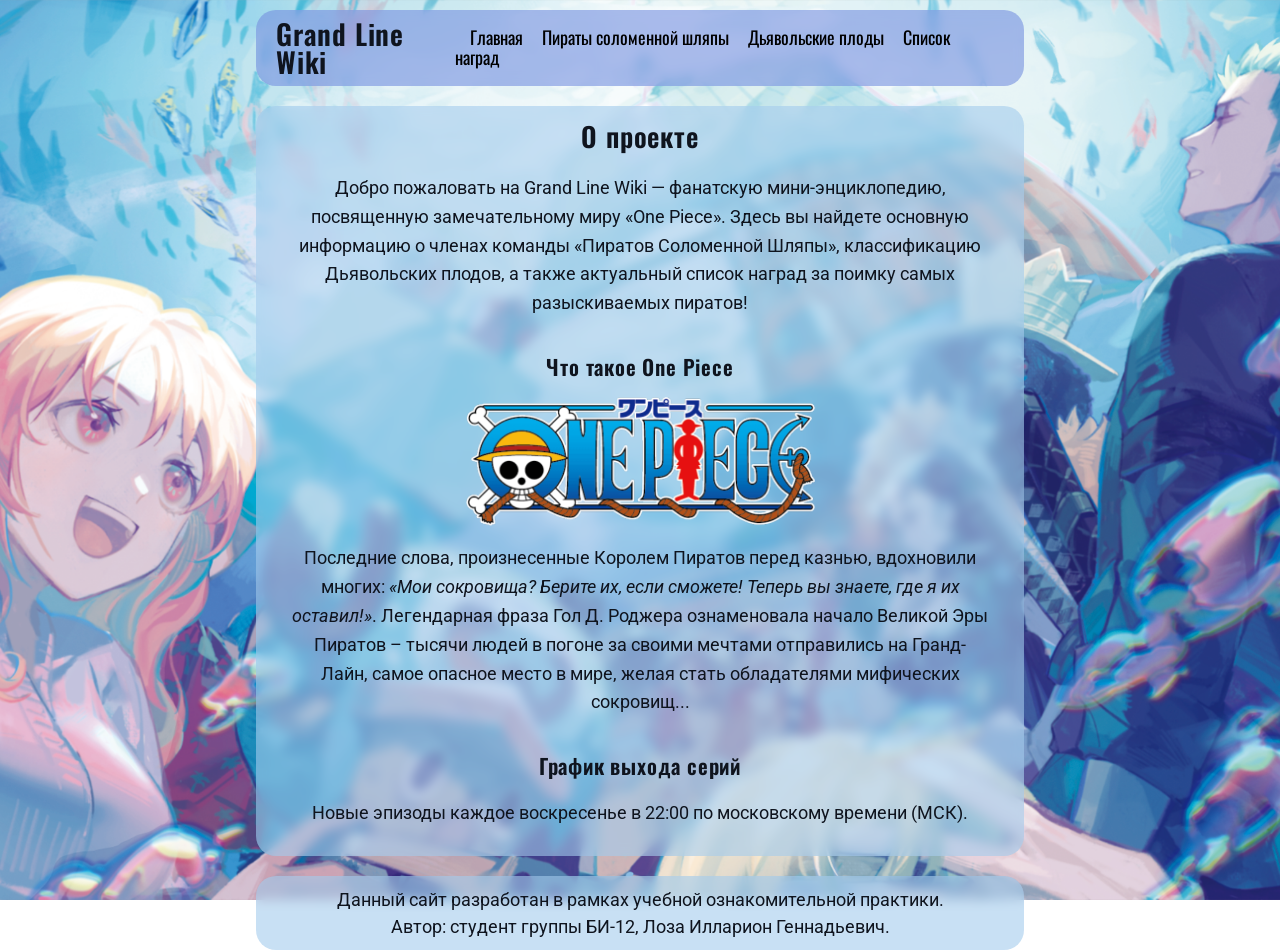
<file: index.html>
<!DOCTYPE html>
<html lang="ru">
<head>
    <meta charset="UTF-8">
    <title>Главная</title>
    <link rel="stylesheet" href="styles.css">
</head>
<body>
    <div class="container">
        <header>
            <h1>Grand Line Wiki</h1>
            <nav>
                <a href="index.html">Главная</a>
                <a href="mugiwara-crew.html">Пираты соломенной шляпы</a>
                <a href="devil-fruits.html">Дьявольские плоды</a>
                <a href="bounty-top.html">Список наград</a>
            </nav>
        </header>

        <main>
            <section class="about-project">
                <h2>О проекте</h2>
                <p>Добро пожаловать на Grand Line Wiki — фанатскую мини-энциклопедию, посвященную замечательному миру «One Piece». Здесь вы найдете основную информацию о членах команды «Пиратов Соломенной Шляпы», классификацию Дьявольских плодов, а также актуальный список наград за поимку самых разыскиваемых пиратов!</p>
            </section>   

            <section class="about-project">
                <h3>Что такое One Piece</h3>
                <img class="logo" src="images/logo_onepiece.png" alt="Логотип One Piece">
                <p>Последние слова, произнесенные Королем Пиратов перед казнью, вдохновили многих: <i>«Мои сокровища? Берите их, если сможете! Теперь вы знаете, где я их оставил!»</i>. Легендарная фраза Гол Д. Роджера ознаменовала начало Великой Эры Пиратов – тысячи людей в погоне за своими мечтами отправились на Гранд-Лайн, самое опасное место в мире, желая стать обладателями мифических сокровищ...</p>
            </section>   

            <section class="schedule">
                <h3>График выхода серий</h3>
                <p>Новые эпизоды каждое воскресенье в 22:00 по московскому времени (МСК).</p>
            </section>
        </main> 

        <footer>
            <p>Данный сайт разработан в рамках учебной ознакомительной практики.</p>
            <p>Автор: студент группы БИ-12, Лоза Илларион Геннадьевич.</p>
        </footer>
    </div>
</body>
</html>
</file>
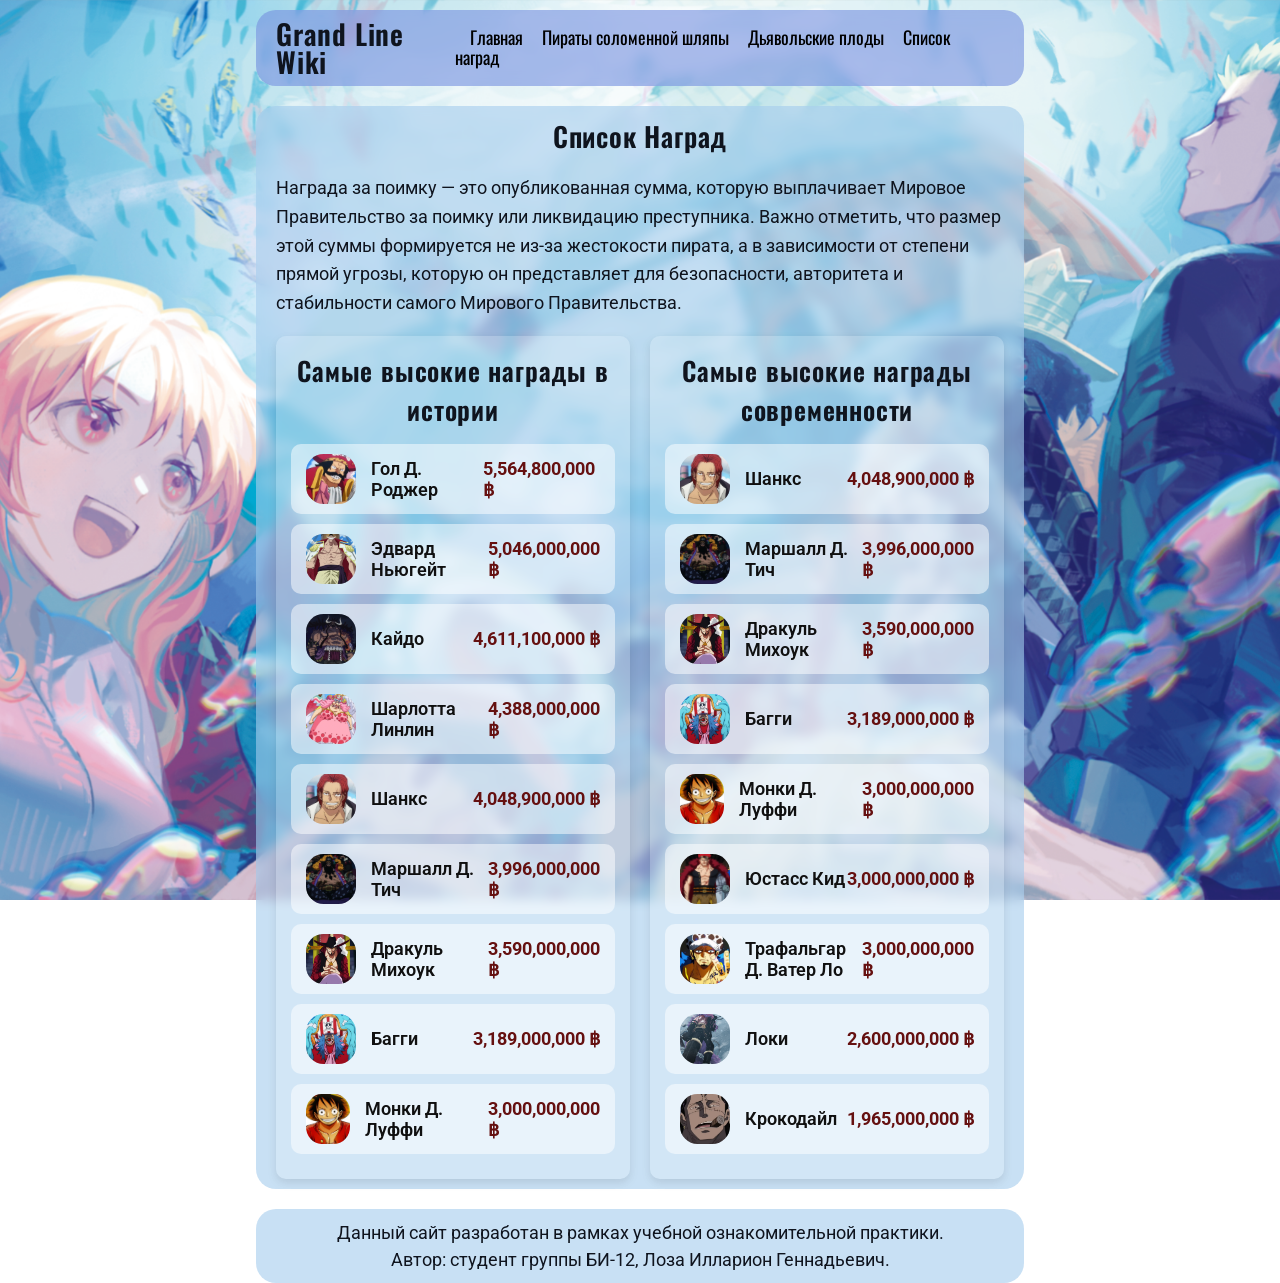
<file: bounty-top.html>
<!DOCTYPE html>
<html lang="ru">
<head>
    <meta charset="UTF-8">
    <title>Список наград</title>
    <link rel="stylesheet" href="styles.css">
</head>
<body>
    <div class="container">
        <header>
            <h1>Grand Line Wiki</h1>
            <nav>
                <a href="index.html">Главная</a>
                <a href="mugiwara-crew.html">Пираты соломенной шляпы</a>
                <a href="devil-fruits.html">Дьявольские плоды</a>
                <a href="bounty-top.html">Список наград</a>
            </nav>
        </header>

        <main>
            <h2>Список Наград</h2>
            <p>Награда за поимку — это опубликованная сумма, которую выплачивает Мировое Правительство за поимку или ликвидацию преступника. Важно отметить, что размер этой суммы формируется не из-за жестокости пирата, а в зависимости от степени прямой угрозы, которую он представляет для безопасности, авторитета и стабильности самого Мирового Правительства.</p>
            <div class="bounty-container"> 
                
                <div class="total-bounty">
                    <h3>Самые высокие награды в истории</h3>
                    <ol class="bounty-list">
                        <li class="bounty-item"><img src="images/roger.jpg" alt="Гол Д. Роджер"> <span class="name" >Гол Д. Роджер</span> <span class="money">5,564,800,000 ฿</span> </li>
                        <li class="bounty-item"><img src="images/whitebeard.png" alt="Эдвард Ньюгейт"> <span class="name" >Эдвард Ньюгейт</span> <span class="money">5,046,000,000 ฿</span> </li>
                        <li class="bounty-item"><img src="images/kaido.png" alt="Кайдо"> <span class="name" >Кайдо</span> <span class="money">4,611,100,000  ฿</span> </li>
                        <li class="bounty-item"><img src="images/bigmom.png" alt="Шарлотта Линлин"> <span class="name" >Шарлотта Линлин</span> <span class="money">4,388,000,000 ฿</span> </li>
                        <li class="bounty-item"><img src="images/shanks.jpg" alt="Шанкс"> <span class="name" >Шанкс</span> <span class="money">4,048,900,000 ฿</span> </li>
                        <li class="bounty-item"><img src="images/blackbeard.png" alt="Маршалл Д. Тич"> <span class="name" >Маршалл Д. Тич</span> <span class="money">3,996,000,000 ฿</span> </li>
                        <li class="bounty-item"><img src="images/mihawk.jpg" alt="Дракуль Михоук"> <span class="name" >Дракуль Михоук</span> <span class="money">3,590,000,000 ฿</span> </li>
                        <li class="bounty-item"><img src="images/baggy.png" alt="Багги"> <span class="name" >Багги</span> <span class="money">3,189,000,000 ฿</span> </li>
                        <li class="bounty-item"><img src="images/luffy2.png" alt="Монки Д. Луффи"> <span class="name" >Монки Д. Луффи</span> <span class="money">3,000,000,000 ฿</span> </li>
                    </ol>
                </div>

                <div class="new-bounty">
                    <h3>Самые высокие награды современности</h3>
                    <ol class="bounty-list">
                        <li class="bounty-item"><img src="images/shanks.jpg" alt="Шанкс"> <span class="name" >Шанкс</span> <span class="money">4,048,900,000 ฿</span> </li>
                        <li class="bounty-item"><img src="images/blackbeard.png" alt="Маршалл Д. Тич"> <span class="name" >Маршалл Д. Тич</span> <span class="money">3,996,000,000 ฿</span> </li>
                        <li class="bounty-item"><img src="images/mihawk.jpg" alt="Дракуль Михоук"> <span class="name" >Дракуль Михоук</span> <span class="money">3,590,000,000 ฿</span> </li>
                        <li class="bounty-item"><img src="images/baggy.png" alt="Багги"> <span class="name" >Багги</span> <span class="money">3,189,000,000 ฿</span> </li>
                        <li class="bounty-item"><img src="images/luffy2.png" alt="Монки Д. Луффи"> <span class="name" >Монки Д. Луффи</span> <span class="money">3,000,000,000 ฿</span> </li>
                        <li class="bounty-item"><img src="images/kid.png" alt="Юстасс Кид"> <span class="name" >Юстасс Кид</span> <span class="money">3,000,000,000 ฿</span> </li>
                        <li class="bounty-item"><img src="images/traphalgar.jpg" alt="Трафальгар Д. Ватер Ло"> <span class="name" >Трафальгар Д. Ватер Ло</span> <span class="money">3,000,000,000 ฿</span> </li>
                        <li class="bounty-item"><img src="images/loki.png" alt="Локи"> <span class="name" >Локи</span> <span class="money">2,600,000,000 ฿</span> </li>
                        <li class="bounty-item"><img src="images/crocodile.jpg" alt="Крокодайл"> <span class="name" >Крокодайл</span> <span class="money">1,965,000,000 ฿</span> </li>
                    </ol>
                </div>

            </div>   
        </main> 

        <footer>
            <p>Данный сайт разработан в рамках учебной ознакомительной практики.</p>
            <p>Автор: студент группы БИ-12, Лоза Илларион Геннадьевич.</p>
        </footer>
    </div>
</body>
</html>
</file>
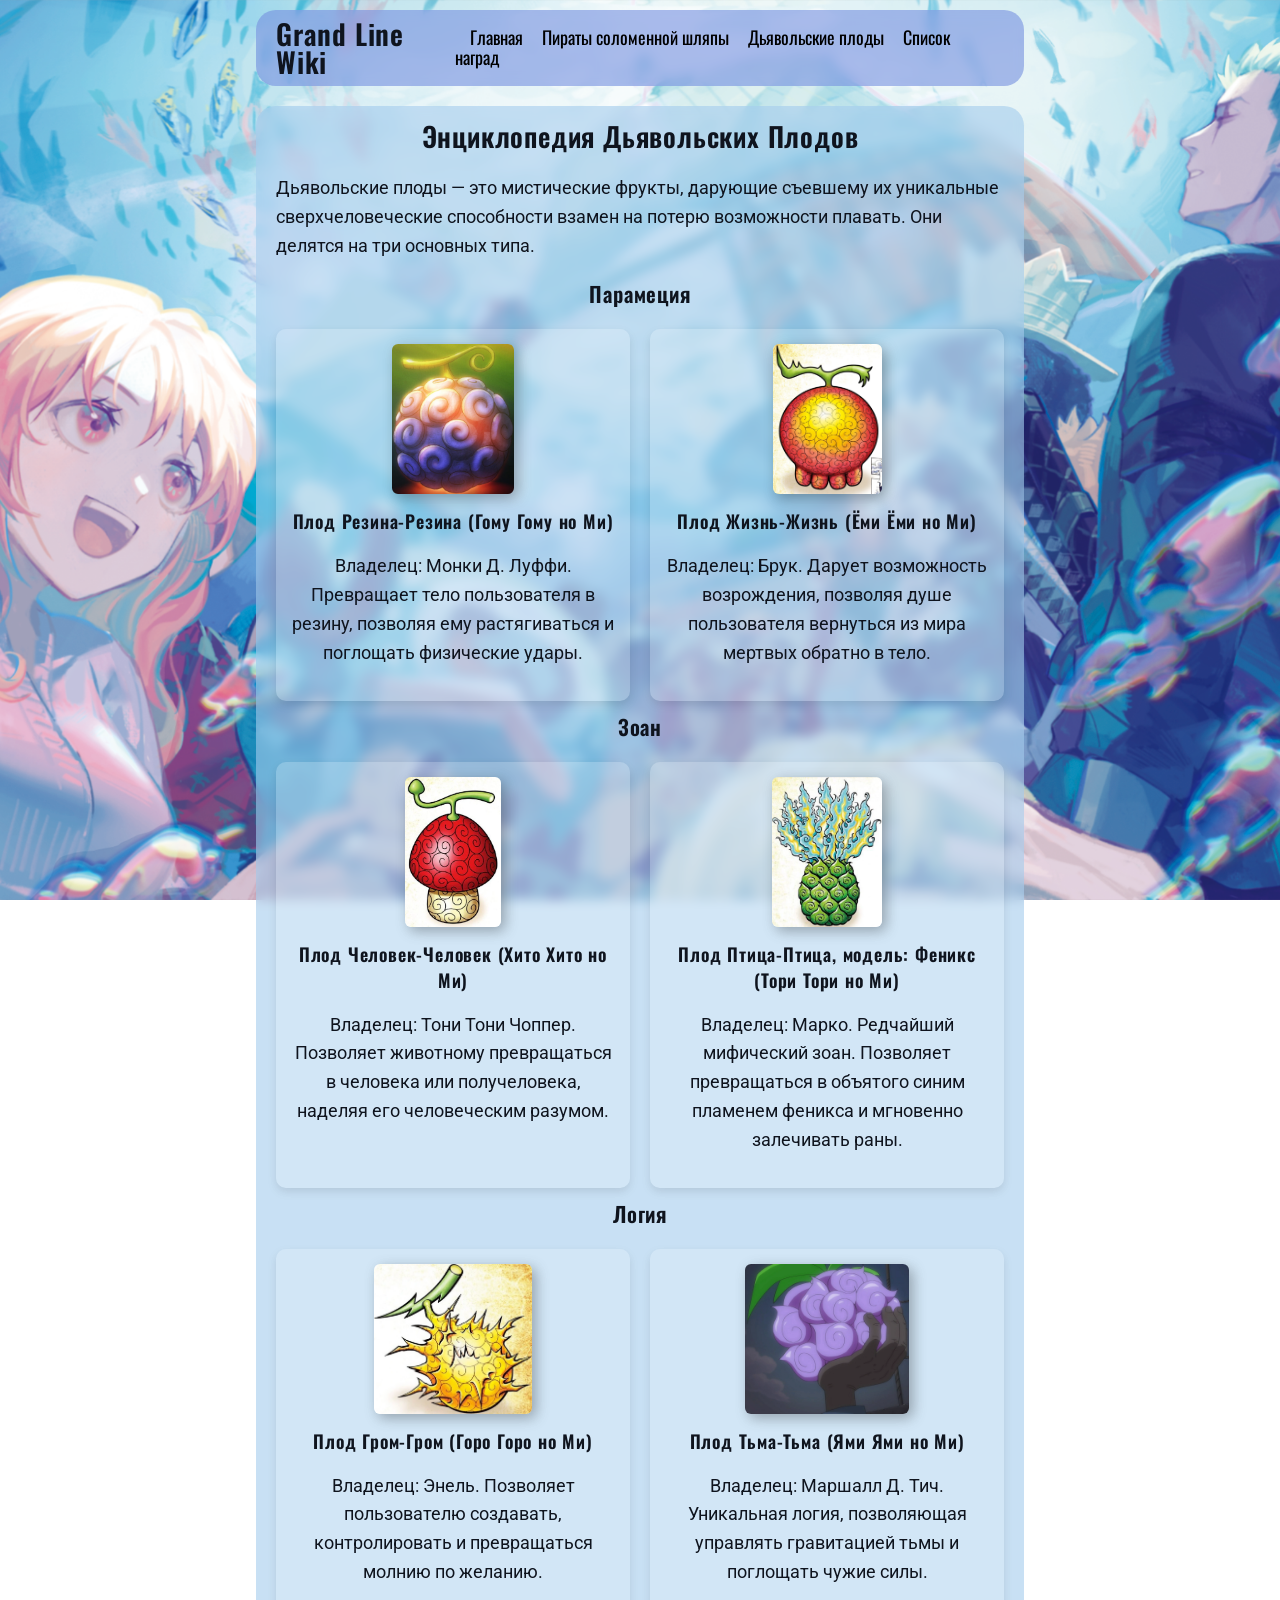
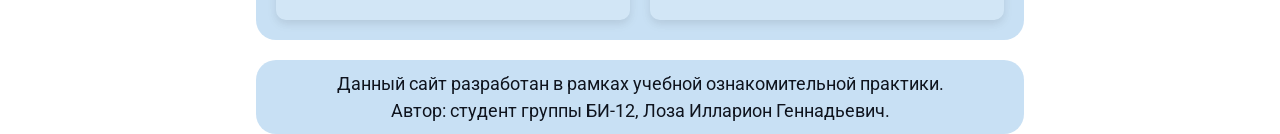
<file: devil-fruits.html>
<!DOCTYPE html>
<html lang="ru">
<head>
    <meta charset="UTF-8">
    <title>Дьявольские плоды</title>
    <link rel="stylesheet" href="styles.css">
</head>
<body>
    <div class="container">
        <header>
            <h1>Grand Line Wiki</h1>
            <nav>
                <a href="index.html">Главная</a>
                <a href="mugiwara-crew.html">Пираты соломенной шляпы</a>
                <a href="devil-fruits.html">Дьявольские плоды</a>
                <a href="bounty-top.html">Список наград</a>
            </nav>
        </header>

        <main>
            <h2>Энциклопедия Дьявольских Плодов</h2>
            <p>Дьявольские плоды — это мистические фрукты, дарующие съевшему их уникальные сверхчеловеческие способности взамен на потерю возможности плавать. Они делятся на три основных типа.</p>

            <h3>Парамеция</h3>
            <section class="fruit-container">
                <div class="card">
                    <img src="images/gomu-gomu.png" alt="Плод Резина-Резина" class="poster">
                    <h4>Плод Резина-Резина (Гому Гому но Ми)</h4>
                    <p>Владелец: Монки Д. Луффи. Превращает тело пользователя в резину, позволяя ему растягиваться и поглощать физические удары.</p>
                </div>
                <div class="card">
                    <img src="images/yomi-yomi.png" alt="Плод Жизнь-Жизнь" class="poster">
                    <h4>Плод Жизнь-Жизнь (Ёми Ёми но Ми)</h4>
                    <p>Владелец: Брук. Дарует возможность возрождения, позволяя душе пользователя вернуться из мира мертвых обратно в тело.</p>
                </div>
            </section>

            <h3>Зоан</h3>
            <section class="fruit-container">
                <div class="card">
                    <img src="images/hito-hito.png" alt="Плод Человек-Человек" class="poster">
                    <h4>Плод Человек-Человек (Хито Хито но Ми)</h4>
                    <p>Владелец: Тони Тони Чоппер. Позволяет животному превращаться в человека или получеловека, наделяя его человеческим разумом.</p>
                </div>
                <div class="card">
                    <img src="images/tori-tori.png" alt="Плод Птица-Птица, модель: Феникс" class="poster">
                    <h4>Плод Птица-Птица, модель: Феникс (Тори Тори но Ми)</h4>
                    <p>Владелец: Марко. Редчайший мифический зоан. Позволяет превращаться в объятого синим пламенем феникса и мгновенно залечивать раны.</p>
                </div>
            </section>

            <h3>Логия</h3>
            <section class="fruit-container">
                <div class="card">
                    <img src="images/goro-goro.png" alt="Плод Гром-Гром" class="poster">
                    <h4>Плод Гром-Гром (Горо Горо но Ми)</h4>
                    <p>Владелец: Энель. Позволяет пользователю создавать, контролировать и превращаться молнию по желанию.</p>
                </div>
                <div class="card">
                    <img src="images/yami-yami.png" alt="Плод Тьма-Тьма" class="poster">
                    <h4>Плод Тьма-Тьма (Ями Ями но Ми)</h4>
                    <p>Владелец: Маршалл Д. Тич. Уникальная логия, позволяющая управлять гравитацией тьмы и поглощать чужие силы.</p>
                </div>
            </section>

        </main>

        <footer>
            <p>Данный сайт разработан в рамках учебной ознакомительной практики.</p>
            <p>Автор: студент группы БИ-12, Лоза Илларион Геннадьевич.</p>
        </footer>
    </div>
</body>
</html>
</file>
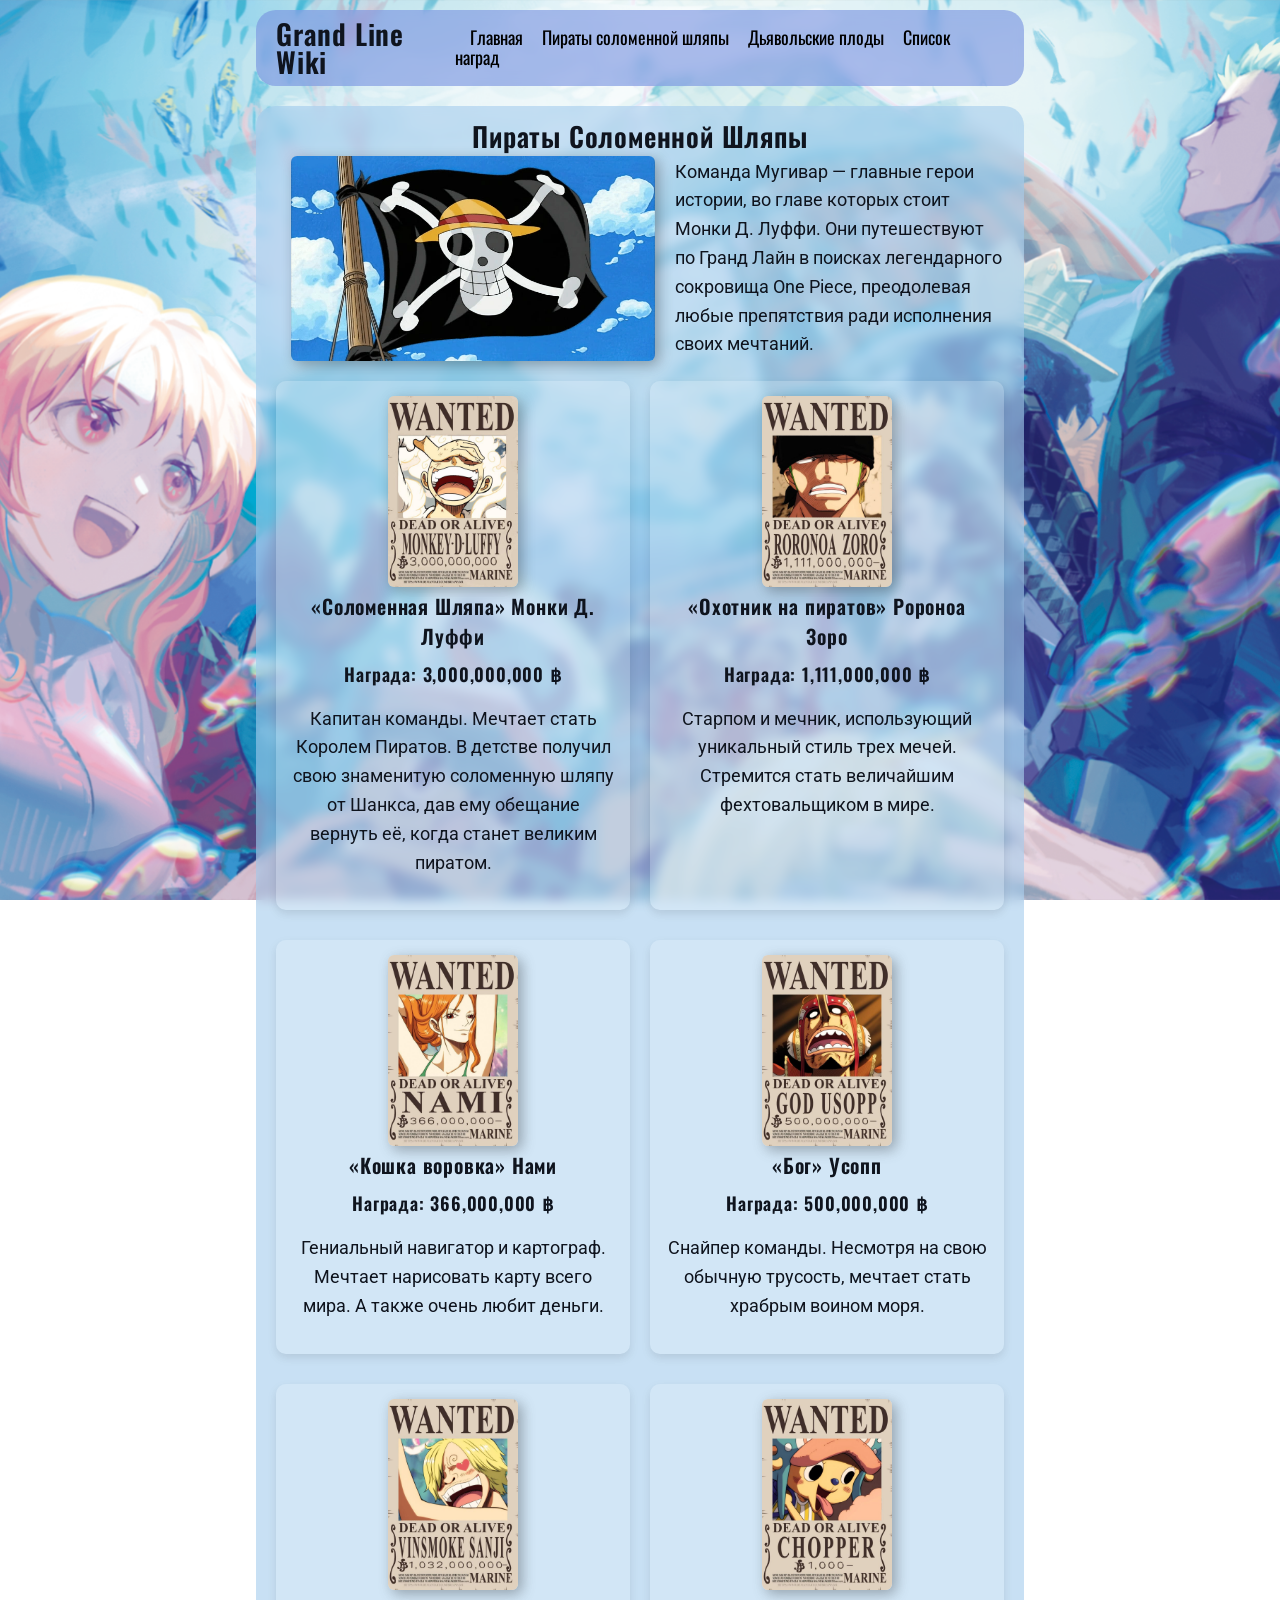
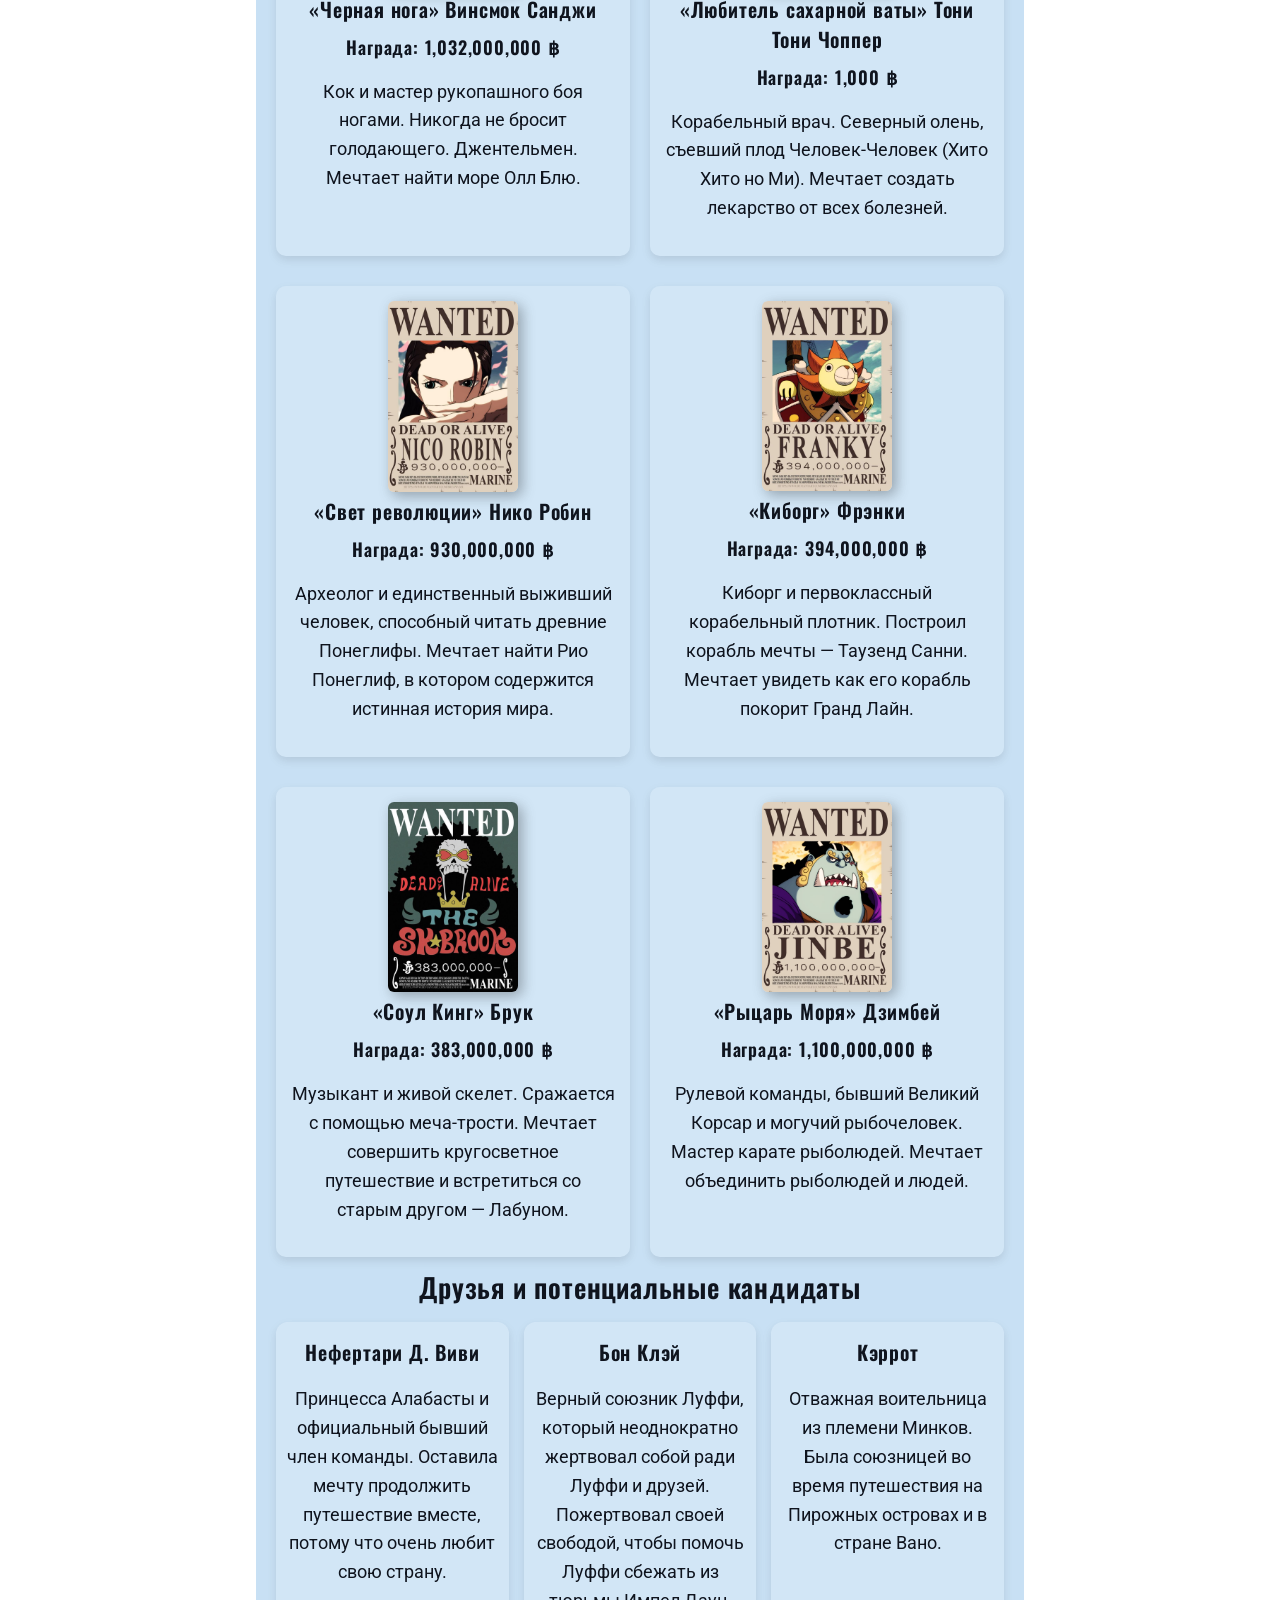
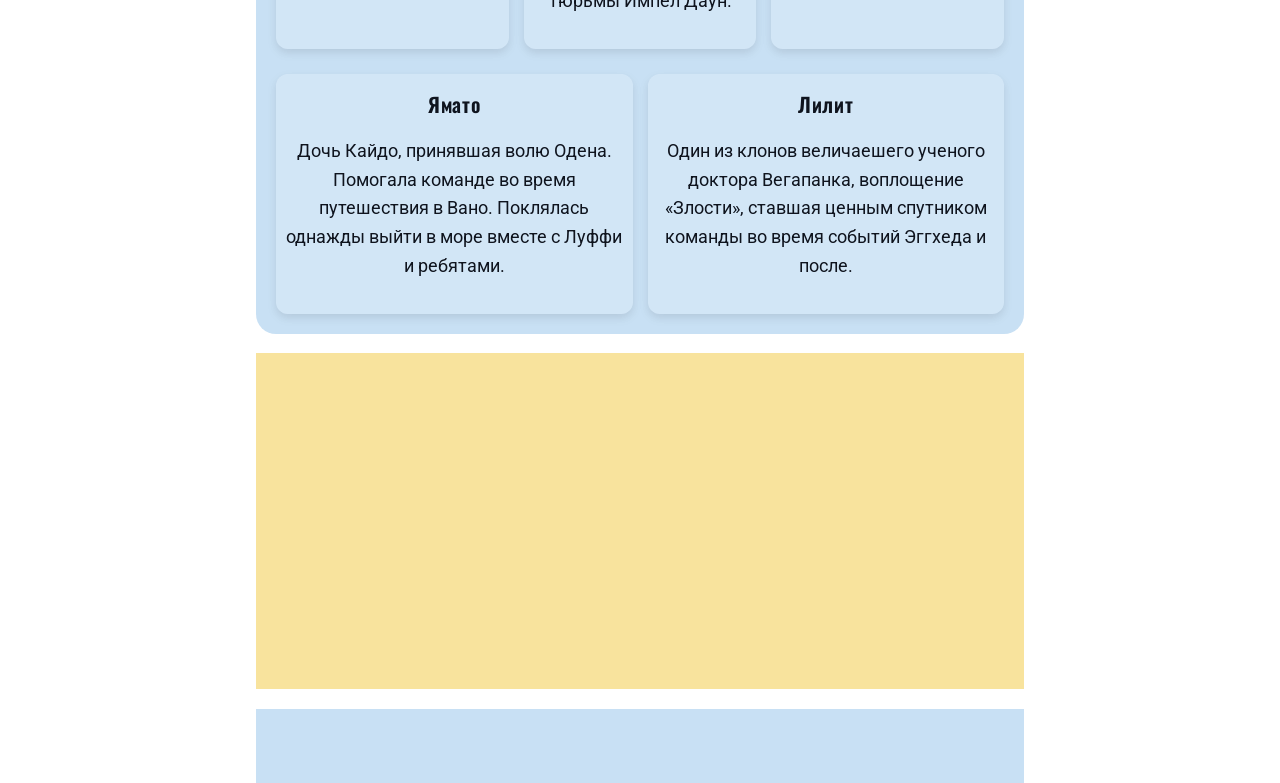
<file: mugiwara-crew.html>
<!DOCTYPE html>
<html lang="ru">
<head>
    <meta charset="UTF-8">
    <title>Пираты Соломенной Шляпы</title>
    <link rel="stylesheet" href="styles.css">

</head>
<body>
<div class="container">
    <header>
        <h1>Grand Line Wiki</h1>
        <nav>
            <a href="index.html">Главная</a>
            <a href="mugiwara-crew.html">Пираты соломенной шляпы</a>
            <a href="devil-fruits.html">Дьявольские плоды</a>
            <a href="bounty-top.html">Список наград</a>
        </nav>
    </header>

    <main>
    
        <h2>Пираты Соломенной Шляпы</h2>
        <div class="crew-info">
            <img src="images/flag.png" alt="Флаг Команды" class="flag">
            <p>Команда Мугивар — главные герои истории, во главе которых стоит Монки Д. Луффи. Они путешествуют по Гранд Лайн в поисках легендарного сокровища One Piece, преодолевая любые препятствия ради исполнения своих мечтаний.</p>
        </div>
        <section class="crew-container">
        <!-- Основной состав -->
            <div class="card">
                <img class="poster" src="images/luffy.jpg" alt=" Монки Д. Луффи">
                <h3>«Соломенная Шляпа» Монки Д. Луффи  </h3>
                <h4>Награда: 3,000,000,000 ฿</h4>
                <p>Капитан команды. Мечтает стать Королем Пиратов. В детстве получил свою знаменитую соломенную шляпу от Шанкса, дав ему обещание вернуть её, когда станет великим пиратом.</p>
            </div>
            
            <div class="card">
                <img  class="poster" src="images/zoro.jpg" alt=" Ророноа Зоро">
                <h3>«Охотник на пиратов» Ророноа Зоро </h3>
                <h4>Награда: 1,111,000,000 ฿</h4>
                <p>Старпом и мечник, использующий уникальный стиль трех мечей. Стремится стать величайшим фехтовальщиком в мире.</p>
            </div>

            <div class="card">
                <img class="poster" src="images/nami.jpg" alt="Нами">
                <h3>«Кошка воровка» Нами</h3>
                <h4>Награда: 366,000,000 ฿</h4>
                <p>Гениальный навигатор и картограф. Мечтает нарисовать карту всего мира. А также очень любит деньги.</p>
            </div>

            <div class="card">
                <img  class="poster" src="images/usopp.jpg" alt="Усопп">
                <h3>«Бог» Усопп </h3>
                <h4>Награда: 500,000,000 ฿</h4>
                <p>Снайпер команды. Несмотря на свою обычную трусость, мечтает стать храбрым воином моря.</p>
            </div>

            <div class="card">
                <img  class="poster" src="images/sanji.jpg" alt="Винсмок Санджи">
                <h3>«Черная нога» Винсмок Санджи</h3>
                <h4>Награда: 1,032,000,000 ฿</h4>
                <p>Кок и мастер рукопашного боя ногами. Никогда не бросит голодающего. Джентельмен. Мечтает найти море Олл Блю.</p>
            </div>

            <div class="card">
                <img  class="poster" src="images/chopper.jpg" alt="Тони Тони Чоппер">
                <h3>«Любитель сахарной ваты» Тони Тони Чоппер </h3>
                <h4>Награда: 1,000 ฿</h4>
                <p>Корабельный врач. Северный олень, съевший плод Человек-Человек (Хито Хито но Ми). Мечтает создать лекарство от всех болезней.</p>
            </div>

            <div class="card">
                <img  class="poster" src="images/robin.jpg" alt="Нико Робин">
                <h3>«Свет революции» Нико Робин</h3>
                <h4>Награда: 930,000,000 ฿</h4>
                <p>Археолог и единственный выживший человек, способный читать древние Понеглифы. Мечтает найти Рио Понеглиф, в котором содержится истинная история мира.</p>
            </div>

            <div class="card">
                <img  class="poster" src="images/franky.jpg" alt="Фрэнки">
                <h3>«Киборг» Фрэнки </h3>
                <h4>Награда: 394,000,000 ฿</h4>
                <p>Киборг и первоклассный корабельный плотник. Построил корабль мечты — Таузенд Санни. Мечтает увидеть как его корабль покорит Гранд Лайн.</p>
            </div>

            <div class="card">
                <img  class="poster" src="images/brook.jpg" alt="Брук">
                <h3>«Соул Кинг» Брук</h3>
                <h4>Награда: 383,000,000 ฿</h4>
                <p>Музыкант и живой скелет. Сражается с помощью меча-трости. Мечтает совершить кругосветное путешествие и встретиться со старым другом — Лабуном.</p>
            </div>

            <div class="card">
                <img class="poster"  src="images/dzimdei.jpg" alt="Дзимбей">
                <h3>«Рыцарь Моря» Дзимбей</h3>
                <h4>Награда: 1,100,000,000 ฿</h4>
                <p>Рулевой команды, бывший Великий Корсар и могучий рыбочеловек. Мастер карате рыболюдей. Мечтает объединить рыболюдей и людей.</p>
            </div> 
        </section>

        <section>
        <!-- Друзья и потенциальные кандидаты -->
            <h2>Друзья и потенциальные кандидаты</h2>
            <div class="candidats-container">
                <div class="card">
                    <h3>Нефертари Д. Виви</h3>
                    <p>Принцесса Алабасты и официальный бывший член команды. Оставила мечту продолжить путешествие вместе, потому что очень любит свою страну.</p>
                </div> 

                <div class="card">
                    <h3>Бон Клэй</h3>
                    <p>Верный союзник Луффи, который неоднократно жертвовал собой ради Луффи и друзей. Пожертвовал своей свободой, чтобы помочь Луффи сбежать из тюрьмы Импел Даун.</p>
                </div> 

                <div class="card">
                    <h3>Кэррот</h3>
                    <p>Отважная воительница из племени Минков. Была союзницей во время путешествия на Пирожных островах и в стране Вано.</p>
                </div>

                <div class="card">
                    <h3>Ямато</h3>
                    <p>Дочь Кайдо, принявшая волю Одена. Помогала команде во время путешествия в Вано. Поклялась однажды выйти в море вместе с Луффи и ребятами.</p>
                </div>  

                <div class="card">
                    <h3>Лилит</h3>
                    <p>Один из клонов величаешего ученого доктора Вегапанка, воплощение «Злости», ставшая ценным спутником команды во время событий Эггхеда и после.</p>
                </div> 
            </div>
        </section>

    </main>        
        <section class="fanclub-form">
            <h2>Вступить в фан-клуб Соломенных Шляп!</h2>
            <p>Заполни эту анкету, чтобы доказать свою преданность Луффи-семпаю!!!</p>
            <form action="thanks.html"> 
                <!-- Имя -->
                <div class="form-group">
                    <label for="name">Твоё имя:</label>
                    <input type="text" id="name" required placeholder="Бартоломео">
                </div>

                <!-- любишь луффи? -->
                <div class="form-group">
                    <label for="status">Насколько ты любишь Луффи-семпая?</label>
                    <select id="status">
                        <option value="lvl1">Обычный фанат (Молюсь на листовку Луффи)</option>
                        <option value="lvl2">Коллекционер (Собираю все розыскные листовки)</option>
                        <option value="lvl3">Последователь (Готов везде следовать за Луффи)</option>
                    </select>
                </div>

                <!-- Готов отдать жизнь? -->
                <div class="check-group">
                    <input type="checkbox" id="check" required>
                    <label for="check">Готов ли ты отдать жизнь за Луффи-семпая? (Обязательно)</label> 
                </div>

                <button type="submit" class="btn">Поклясться в верности Луффи-Семпаю</button>
            
            </form>
        </section>
    
        <footer>
            <p>Данный сайт разработан в рамках учебной ознакомительной практики.</p>
            <p>Автор: студент группы БИ-12, Лоза Илларион Геннадьевич.</p>
        </footer>
    </div>
</body>
</html>
</file>
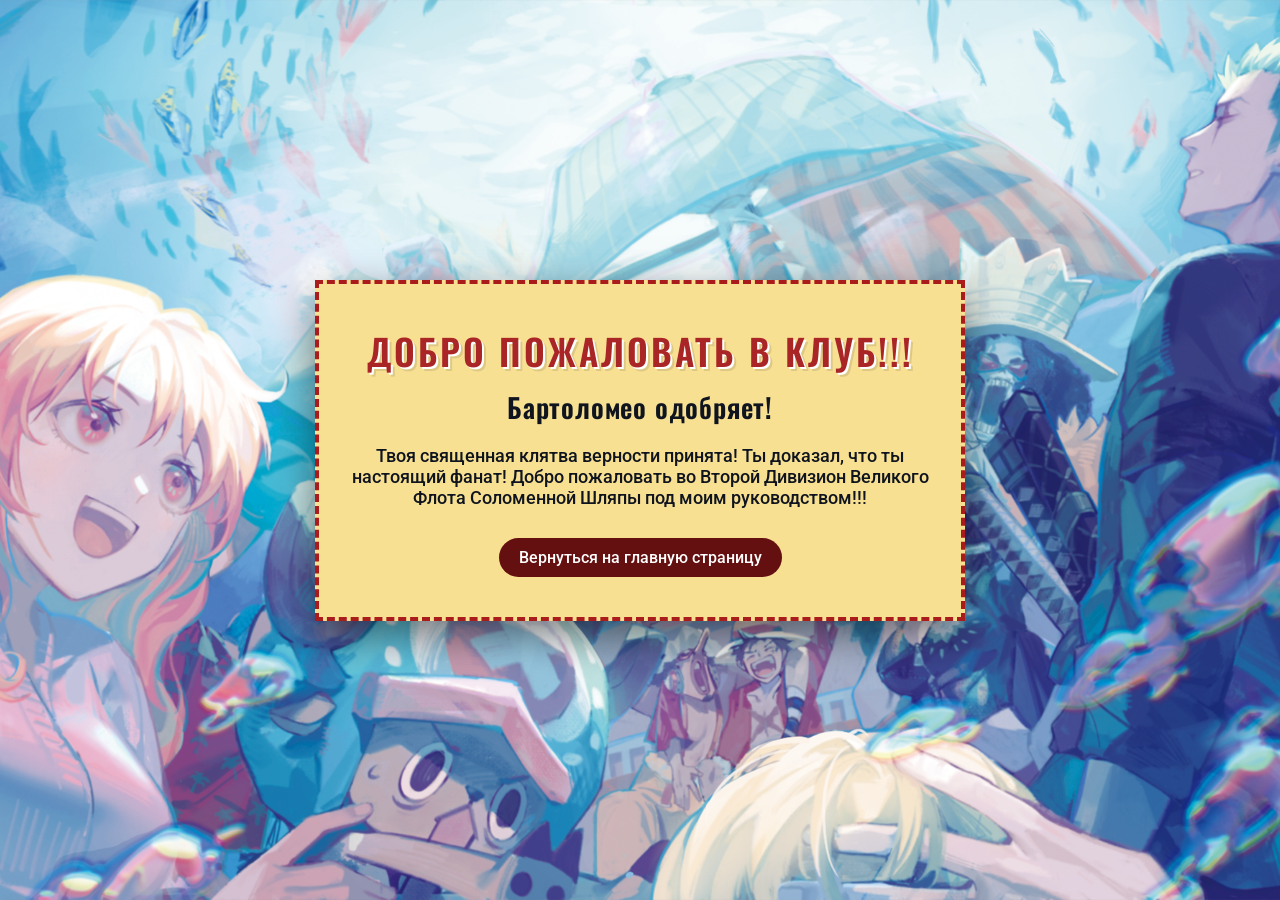
<file: thanks.html>
<!DOCTYPE html>
<html lang="ru">
<head>
    <meta charset="UTF-8">
    <meta name="viewport" content="width=device-width, initial-scale=1.0">
    <title>Бартоломео одобряет!</title>
    <link rel="stylesheet" href="styles.css">
</head>
<body class="thanks-body">
    <div class="barto-frame">
        <h1>ДОБРО ПОЖАЛОВАТЬ В КЛУБ!!!</h1>
        <h2>Бартоломео одобряет!</h2>
        <p class="barto-text">Твоя священная клятва верности принята! Ты доказал, что ты настоящий фанат! Добро пожаловать во Второй Дивизион Великого Флота Соломенной Шляпы под моим руководством!!!</p>
        <a href="index.html" class="btn-back">Вернуться на главную страницу</a>
    </div>
</body>
</html>
</file>
<file: styles.css>
@import url('https://fonts.googleapis.com/css2?family=Oswald:wght@200..700&display=swap');
@import url('https://fonts.googleapis.com/css2?family=Roboto:ital,wght@0,100..900;1,100..900&display=swap');

html, body {
    margin: 0;
    padding: 0;
    height: 100%; 
}

body{
    background-image: url('images/background.png');
    background-repeat: no-repeat;
    background-size: cover;
    background-position: center;
    background-attachment: fixed;

    color: #0f141e;

    font: normal 18px 'Roboto', sans-serif;
}

h1, h2, h3, h4 {
    font-family: 'Oswald', sans-serif;
    font-weight: 600;
    letter-spacing: 0.8px;
    margin: 0;
}

.container{
    padding-top: 10px;
    max-width: 60%;
    margin: auto;
}

/*HEADER*/
header{
    background-color: rgba(118, 143, 224, 0.6);
    backdrop-filter: blur(6px);
    display: flex;
    justify-content: space-between;
    align-items: center;
    padding: 10px 50px 10px 20px;
    border-radius: 20px;
    line-height: 1
}
header h1{
    font-size: 28px;
    margin: 0;
}

nav a{
    color: #000;
    text-decoration: none;
    font-family: 'Oswald', sans-serif;
    margin-left: 15px;
}
nav a:hover{
    text-decoration: underline;
}

/*FOOTER*/
footer{
    margin-top: 20px;
    background-color: rgba(164, 204, 237, 0.6);
    backdrop-filter: blur(6px);
    display: flex;
    flex-direction: column;
    align-items: center;
    padding: 10px 20px;
    border-radius: 20px;
    line-height: 1.5
}

footer p{
    text-align: center;
    margin: 0
}

/*MAIN*/

main{
    background-color: rgba(164, 204, 237, 0.6);
    backdrop-filter: blur(6px);
    border-radius: 20px;
    padding: 10px 20px;
    margin-top: 20px;
}
main h2, main h3{
    text-align: center;
}
main p {
    line-height: 1.6;

}

.logo{
    width: 50%;
    margin-top: 15px;
}

.about-project{
    align-items: center;
    display: flex;
    flex-direction: column;
    padding: 0px 15px 15px 15px;
    text-align: center;
}

.schedule p{
    text-align: center;
}
/*CARD
Для КОМАНДЫ*/
.flag{
    display: block;
    margin-left: 15px;
    width: 50%;
    height: auto;
    border-radius: 6px;
    box-shadow: 4px 4px 14px rgba(0, 0, 0, 0.3);
}
.crew-info{
    display: flex;
    flex-direction: row;
    box-sizing: border-box;
    align-items: center;
    gap: 20px;
}

.crew-info p{
    margin: 0;         
    text-align: left; 
    line-height: 1.6;
}

.poster{
    width: 40%;
    border-radius: 6px;
    box-shadow: 4px 4px 14px rgba(0, 0, 0, 0.3);
}

.crew-container{
    display: flex;
    flex-wrap: wrap;
    justify-content: space-between;
    gap: 20px;            
    margin-top: 20px;
}

.card {
    background-color: rgba(255, 255, 255, 0.2);
    width: calc(50% - 10px); 
    border-radius: 10px;
    padding: 15px;
    box-sizing: border-box;
    text-align: center;
    box-shadow: 0 4px 10px rgba(0, 0, 0, 0.1);
        margin-bottom: 10px;
}
.card h3 {
    font-size: 20px;
    margin-bottom: 10px;
}

/*ДРУЗЬЯ*/
.candidats-container {
    display: flex;
    flex-wrap: wrap;       
    justify-content: center; 
    gap: 15px;            
    padding-top: 15px;          
    border-radius: 20px;    
}
.candidats-container .card{ 
    flex: 1 1 180px;
    border-radius: 12px;
    padding: 15px 10px;     
    box-sizing: border-box;
    text-align: center;
}

/*ФАН КЛУБ*/
.fanclub-form{
    background-color: rgba(248, 224, 147, 0.9);
    backdrop-filter: blur(6px);
    border: 4px dashed #aa1b1b;
    border-radius: 20px;
    padding: 10px 20px;
    margin-top: 20px;
}
.fanclub-form h2, .fanclub-form p{
    text-align: center;
}
.form-group label{
    margin-bottom: 5px;
    font-weight: 600;
}
.form-group{
    text-align: center;
    display: flex;
    flex-direction: column;
    align-items: center;
    margin-bottom: 15px;
}
.form-group input, .form-group select{
    width: 350px;
    max-width: 100%;
    box-sizing: border-box;
    border:none;
    background: rgba(0, 0, 0, 0.05);
    border-radius: 9px;
    padding: 7px 10px;
    font-family: inherit;
}
.form-group input[type='text']{
    text-align: center;
}
.check-group{
    display: flex;
    flex-direction: row;
    justify-content: center;
    gap: 5px;
    margin-bottom: 10px;
}
.check-group label, .check-group input{
    display: inline;
    line-height: 1.6;
    cursor: pointer;
}
.btn{
    background:#5f1f1f;
    padding: 5px 10px;
    color: #ffffff;
    border-radius: 9px;
    border: none;
    font-family: inherit;
    font-size: 16px;
    cursor: pointer;
    display: block;
    margin: 10px auto 0;
}

/*ФРУКТЫ*/
.fruit-container{
    display: flex;
    flex-wrap: wrap;
    justify-content: space-between;
    gap: 20px;            
    margin-top: 20px;
    justify-content: center;
    align-items: stretch;
}
.fruit-container .poster {
    max-height: 150px;
    width: auto;
    margin-bottom: 10px;
}

/*НАГРАДЫ*/
.bounty-container{
    display: flex;
    flex-wrap: wrap;
    gap: 20px;
    justify-content: center;
    align-items: flex-start;
}

.total-bounty h3, .new-bounty h3{
    font-size: 26px;
    margin-bottom: 15px;
}
.total-bounty, .new-bounty{
    flex: calc(50% - 10px);
    min-width: 300px;
    background-color: rgba(255, 255, 255, 0.2);
    width: calc(50% - 10px); 
    border-radius: 10px;
    padding: 15px;
    box-sizing: border-box;
    box-shadow: 0 4px 10px rgba(0, 0, 0, 0.1);
}

.bounty-list{
    padding-left: 0px;
    margin: 0;
}
.bounty-item{
    display: flex;
    align-items: center;
    background: rgba(255, 255, 255, 0.5);
    margin-bottom: 10px;
    padding: 10px 15px;
    border-radius: 10px;
    box-sizing: border-box;
}
.bounty-item img{
    width: 50px;
    height: 50px;
    object-fit: cover;
    border-radius: 35%;
    margin-right: 15px;
    border: none;
}
.bounty-item .name{
    font-weight: 600;
    color: #101010;
}
.bounty-item .money{
    margin-left: auto;
    font-weight: 700;
    color: #651010;
}


/*ПАСХАЛКА*/
body.thanks-body {
    display: flex;
    justify-content: center;
    align-items: center;
    min-height: 100%;
}

.thanks-body .barto-frame {
    background-color: rgb(248, 224, 147); 
    border: 4px dashed #aa1b1b;
    padding: 40px 30px;
    max-width: 650px;
    box-sizing: border-box;
    box-shadow: 0 15px 40px rgba(0, 0, 0, 0.5);
    text-align: center;
}
.barto-frame h1 {
    font-size: 36px;
    color: #aa2525;
    text-shadow: 2px 2px #fff, 4px 4px rgba(0, 0, 0, 0.1);
    margin-bottom: 10px;
    letter-spacing: 3px;
    text-align: center;
}
.barto-text {
    font-size: 18px;
    font-weight: 500;
    margin-bottom: 30px;
}
.btn-back {
    display: inline-block;
    background: #651010;
    color: #ffffff;
    text-decoration: none;
    padding: 10px 20px;
    border-radius: 20px;
    font-size: 16px;
    font-weight: 500;
}
</file>
